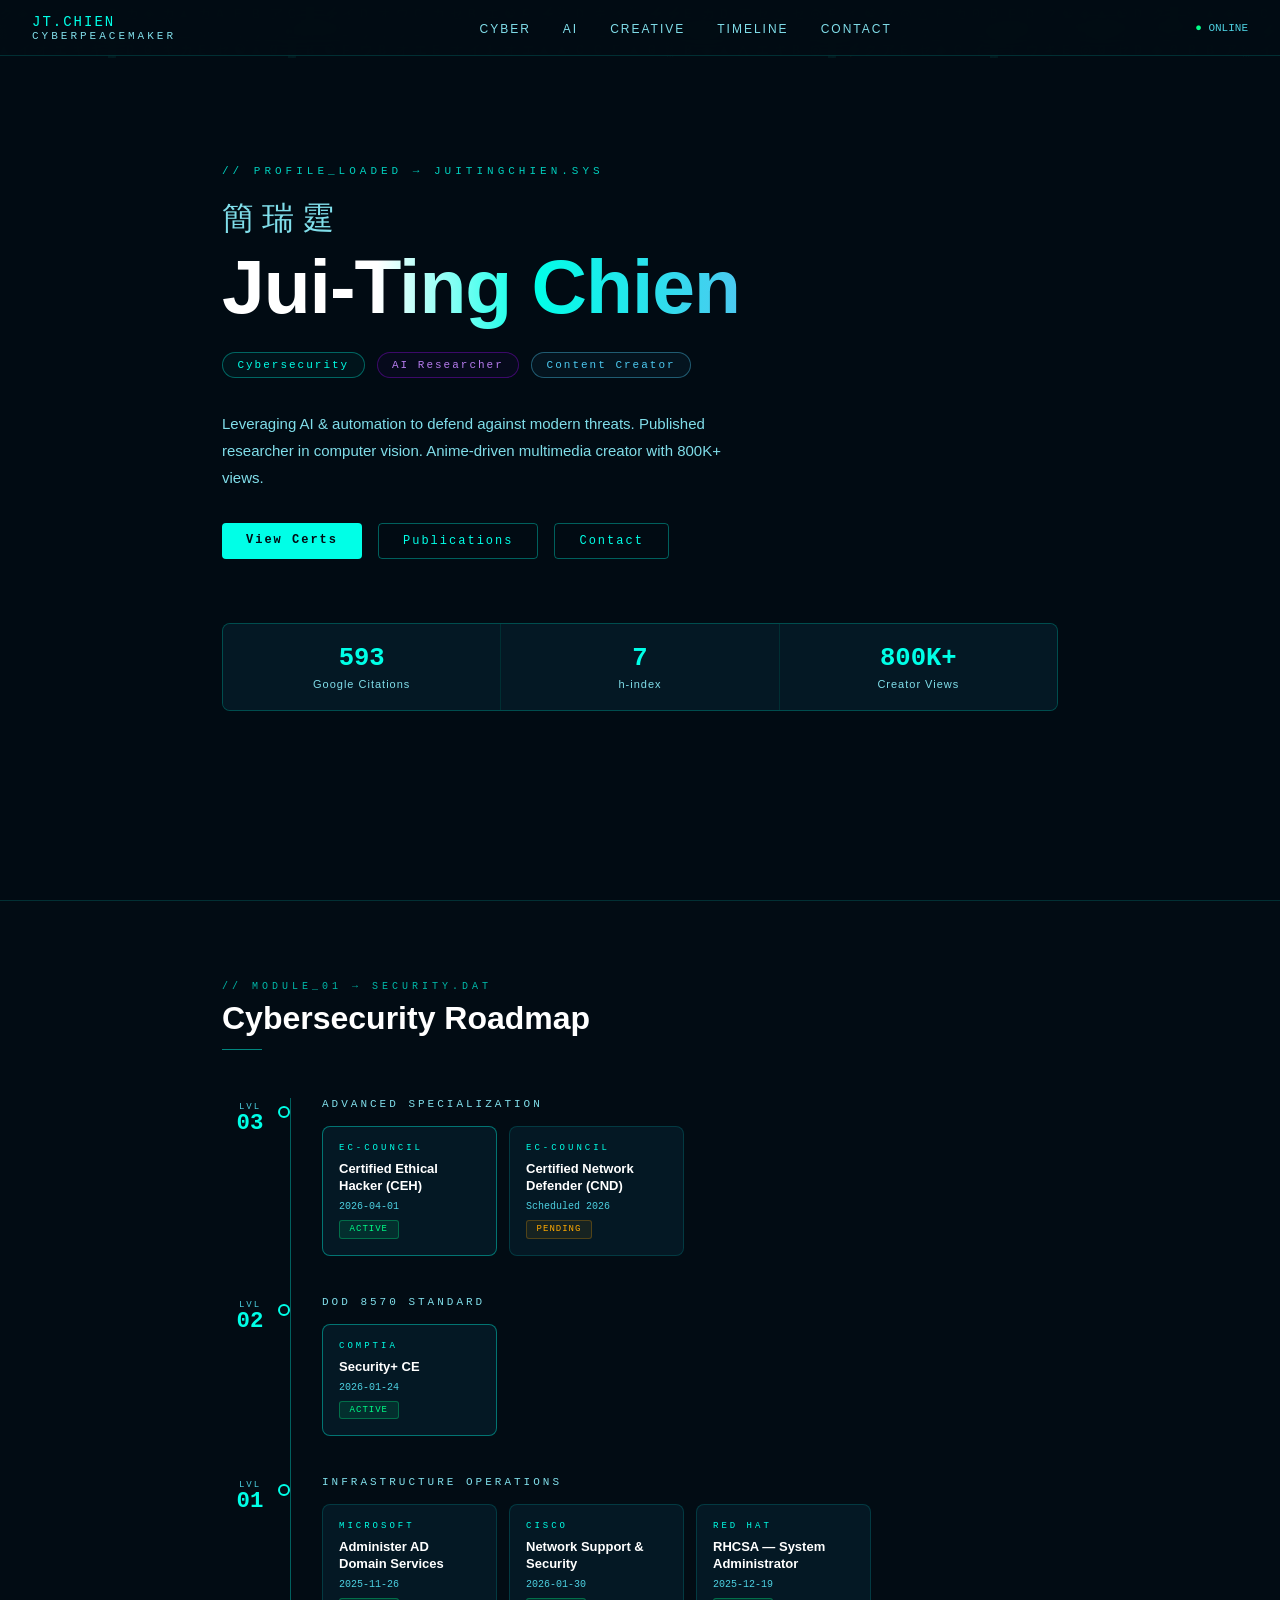
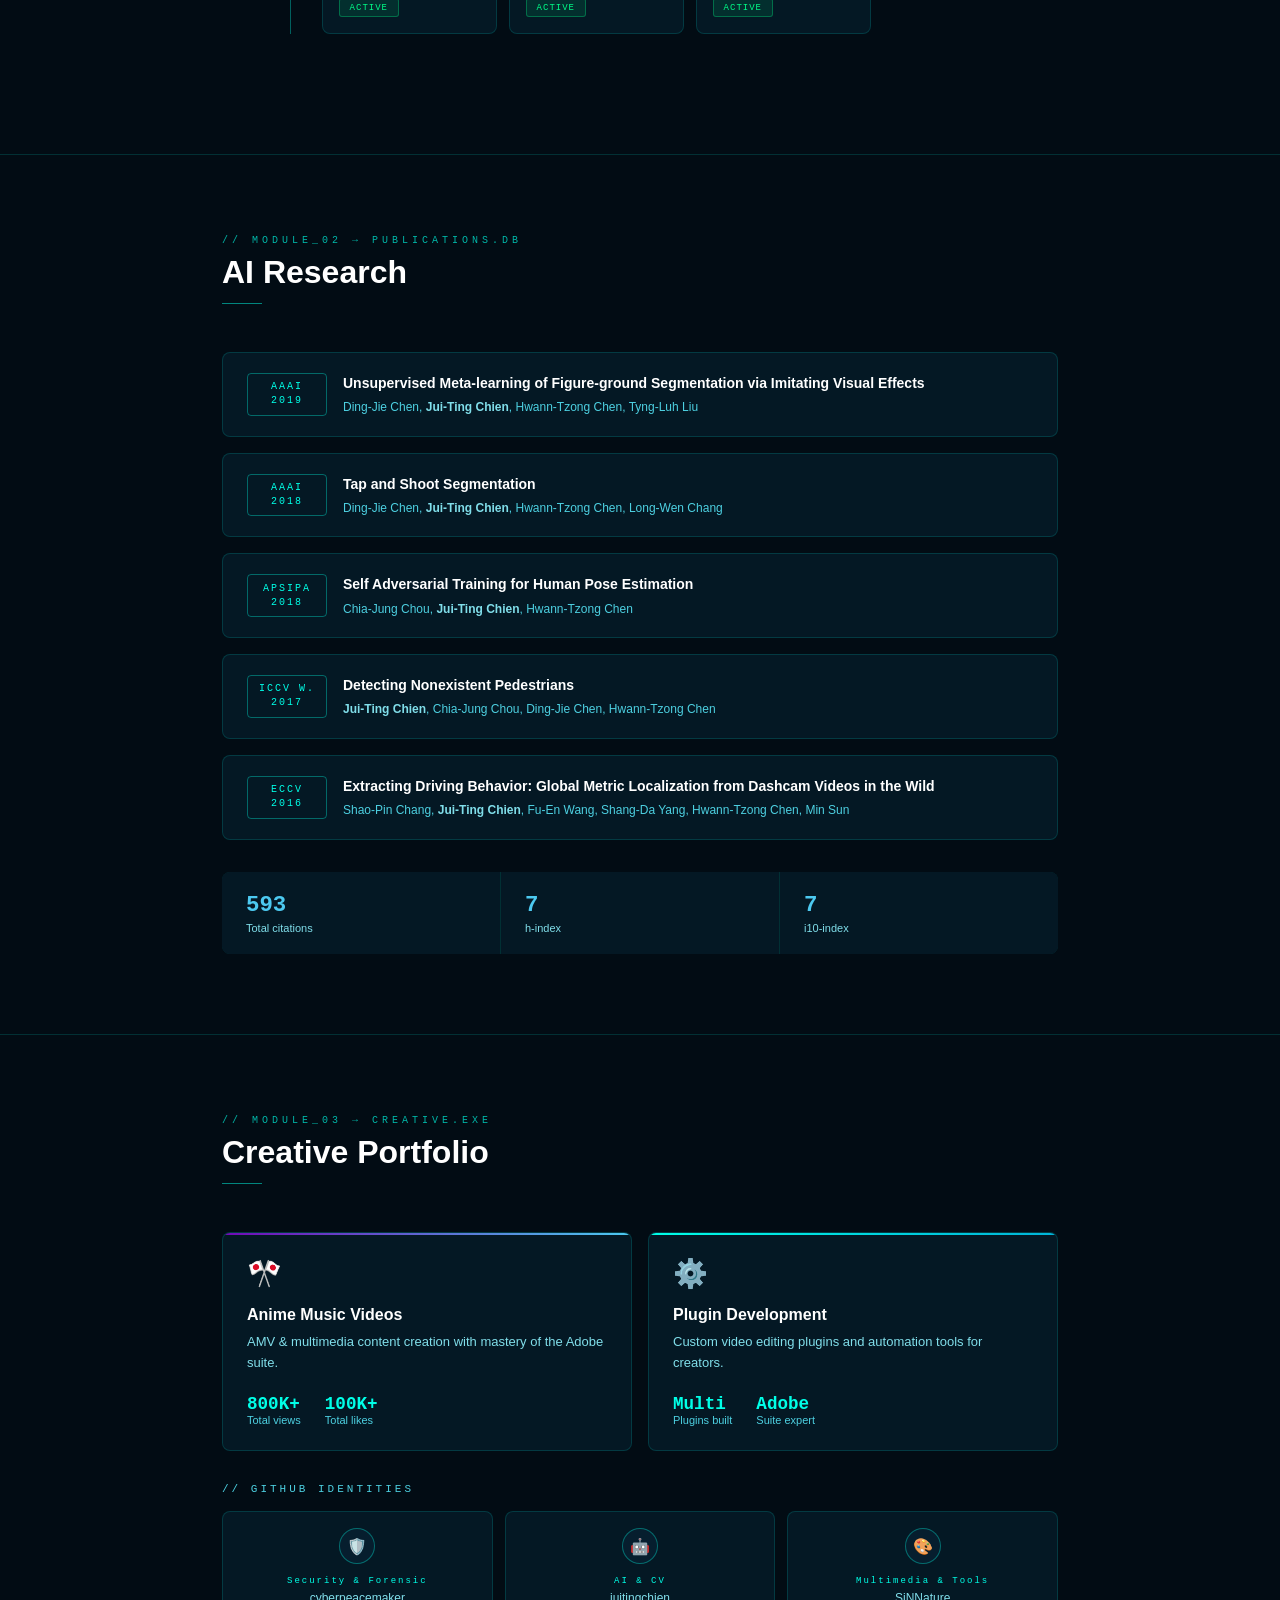
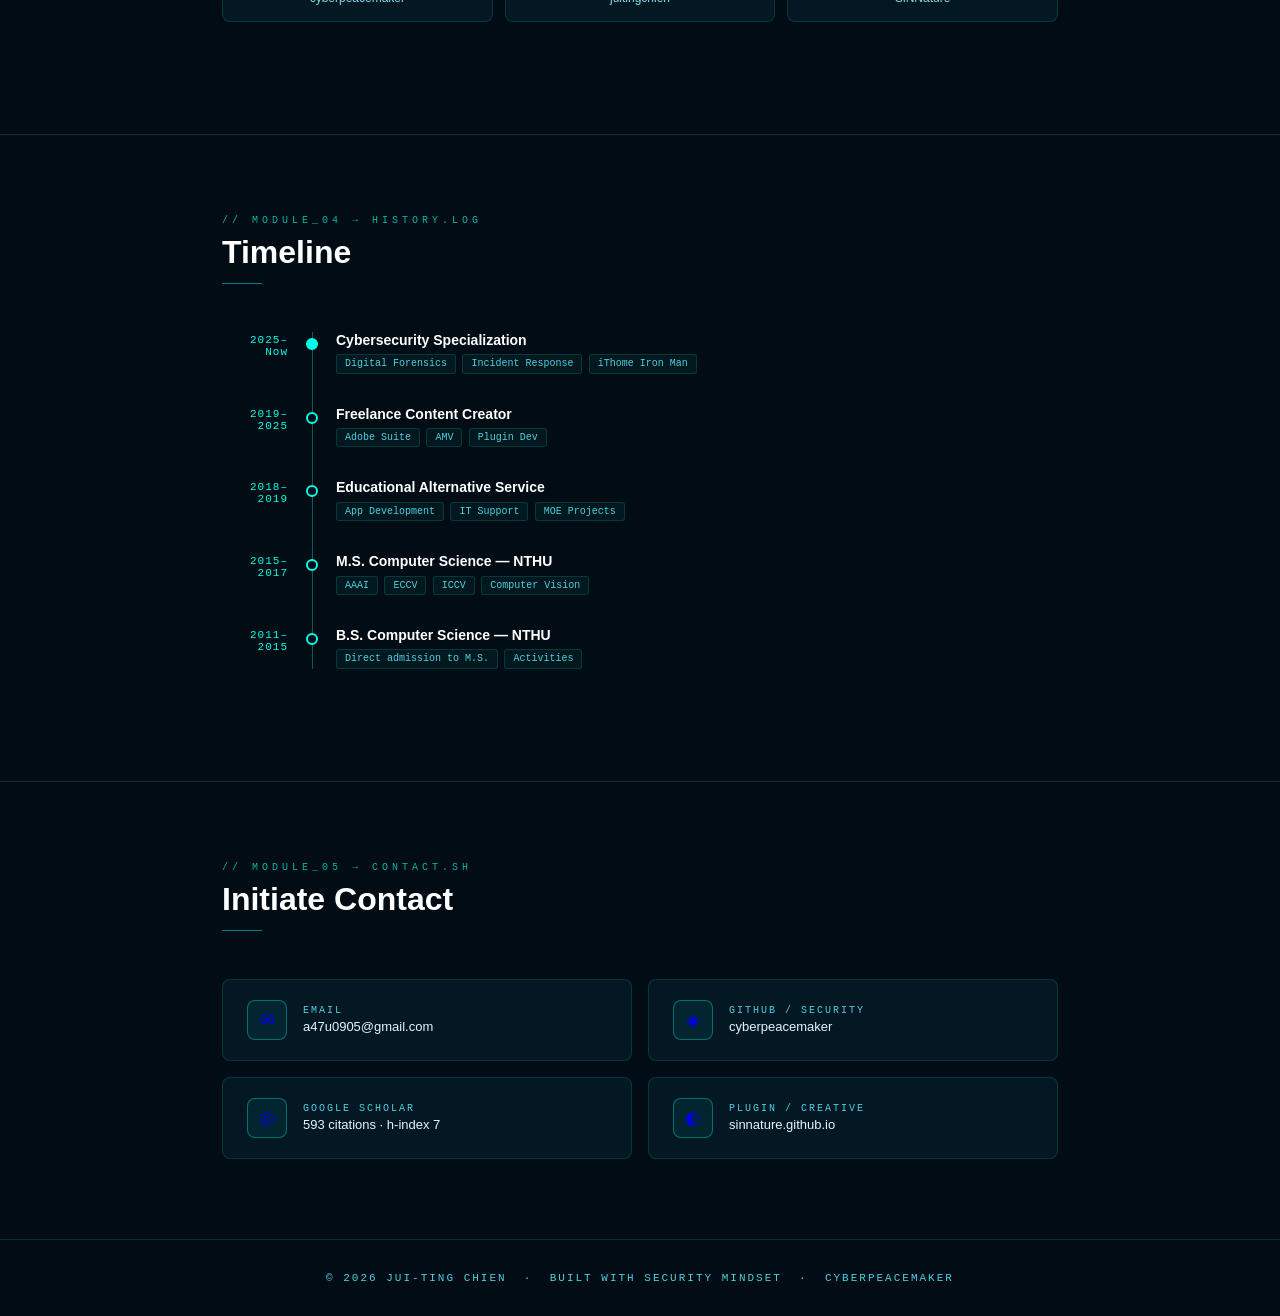
<file: personal-website/juitingchien_portfolio.html>
<!DOCTYPE html>
<html lang="en">
<head>
<meta charset="UTF-8"/>
<meta name="viewport" content="width=device-width,initial-scale=1"/>
<title>Jui-Ting Chien</title>
<style>
  *{margin:0;padding:0;box-sizing:border-box;}
  :root{
    --c:#00ffe7;--c2:#00b4d8;--c3:#7209b7;--c4:#4cc9f0;
    --bg:#020c14;--bg2:#041824;--bg3:#061e2e;
    --txt:#e0f7fa;--txt2:#80deea;--txt3:#4dd0e1;
    --border:rgba(0,255,231,0.15);--border2:rgba(0,255,231,0.35);
    --font:'Courier New',monospace;
  }
  html{scroll-behavior:smooth;}
  body{background:var(--bg);color:var(--txt);font-family:'Segoe UI',sans-serif;overflow-x:hidden;}

  /* CANVAS BG */
  #matrix-bg{position:fixed;top:0;left:0;width:100%;height:100%;z-index:0;opacity:0.07;pointer-events:none;}

  /* NAV */
  nav{position:fixed;top:0;left:0;right:0;z-index:100;background:rgba(2,12,20,0.92);backdrop-filter:blur(12px);border-bottom:0.5px solid var(--border);padding:0 2rem;display:flex;align-items:center;justify-content:space-between;height:56px;}
  .nav-logo{font-family:var(--font);font-size:14px;color:var(--c);letter-spacing:2px;}
  .nav-logo span{color:var(--txt2);font-size:11px;display:block;letter-spacing:3px;}
  .nav-links{display:flex;gap:2rem;list-style:none;}
  .nav-links a{color:var(--txt2);text-decoration:none;font-size:12px;letter-spacing:2px;text-transform:uppercase;transition:color .2s;}
  .nav-links a:hover{color:var(--c);}
  .nav-status{font-size:11px;color:var(--txt3);font-family:var(--font);}
  .nav-status::before{content:'● ';color:#00ff88;animation:blink 1.5s infinite;}

  /* SECTIONS */
  section{position:relative;z-index:1;padding:80px 0;}
  .container{max-width:900px;margin:0 auto;padding:0 2rem;}

  /* HERO */
  #hero{min-height:100vh;display:flex;align-items:center;padding-top:56px;}
  .hero-inner{width:100%;max-width:900px;margin:0 auto;padding:0 2rem;}
  .hero-tag{font-family:var(--font);font-size:11px;color:var(--c);letter-spacing:4px;margin-bottom:1.5rem;opacity:.8;}
  .hero-name{font-size:clamp(2.5rem,6vw,5rem);font-weight:700;line-height:1.1;margin-bottom:.5rem;letter-spacing:-1px;}
  .hero-name .zh{font-size:clamp(1.2rem,3vw,2rem);color:var(--txt2);font-weight:300;letter-spacing:8px;display:block;margin-bottom:.5rem;}
  .hero-name .en{
    background:linear-gradient(90deg,#fff 30%,var(--c) 60%,var(--c4) 100%);
    -webkit-background-clip:text;-webkit-text-fill-color:transparent;background-clip:text;
  }
  .hero-titles{display:flex;flex-wrap:wrap;gap:.75rem;margin:1.5rem 0 2rem;}
  .pill{font-family:var(--font);font-size:11px;letter-spacing:2px;padding:.35rem .9rem;border:0.5px solid var(--border2);color:var(--c);border-radius:20px;background:rgba(0,255,231,0.04);}
  .pill.purple{border-color:rgba(114,9,183,.5);color:#b57bee;background:rgba(114,9,183,.05);}
  .pill.blue{border-color:rgba(76,201,240,.4);color:var(--c4);background:rgba(76,201,240,.05);}
  .hero-bio{font-size:15px;color:var(--txt2);line-height:1.8;max-width:520px;margin-bottom:2rem;}
  .hero-cta{display:flex;gap:1rem;flex-wrap:wrap;}
  .btn{font-family:var(--font);font-size:12px;letter-spacing:2px;padding:.65rem 1.5rem;border-radius:4px;text-decoration:none;transition:all .2s;cursor:pointer;border:none;}
  .btn-primary{background:var(--c);color:#020c14;font-weight:700;}
  .btn-primary:hover{background:#fff;box-shadow:0 0 20px rgba(0,255,231,.4);}
  .btn-outline{background:transparent;color:var(--c);border:0.5px solid var(--border2);}
  .btn-outline:hover{background:rgba(0,255,231,.06);}
  .hero-stats{display:grid;grid-template-columns:repeat(3,1fr);gap:1px;margin-top:4rem;border:0.5px solid var(--border);border-radius:8px;overflow:hidden;background:var(--border);}
  .stat{background:var(--bg2);padding:1.25rem;text-align:center;}
  .stat-n{font-family:var(--font);font-size:1.6rem;color:var(--c);font-weight:700;}
  .stat-l{font-size:11px;color:var(--txt2);letter-spacing:1px;margin-top:.3rem;}

  /* SECTION HEADERS */
  .sec-head{margin-bottom:3rem;}
  .sec-tag{font-family:var(--font);font-size:10px;color:var(--c);letter-spacing:4px;margin-bottom:.5rem;opacity:.7;}
  .sec-title{font-size:clamp(1.5rem,3vw,2rem);font-weight:700;color:#fff;}
  .sec-line{width:40px;height:1px;background:var(--c);margin-top:.75rem;opacity:.5;}

  /* CYBER ROADMAP */
  .roadmap{position:relative;}
  .roadmap::before{content:'';position:absolute;left:68px;top:0;bottom:0;width:0.5px;background:var(--border2);}
  .roadmap-level{margin-bottom:2.5rem;position:relative;}
  .level-badge{position:absolute;left:0;top:4px;width:56px;text-align:center;}
  .level-n{font-family:var(--font);font-size:9px;color:var(--txt3);letter-spacing:2px;display:block;}
  .level-v{font-family:var(--font);font-size:1.4rem;color:var(--c);font-weight:700;line-height:1;}
  .level-dot{position:absolute;left:62px;top:8px;width:12px;height:12px;border-radius:50%;background:var(--bg);border:2px solid var(--c);transform:translateX(-50%);}
  .level-content{margin-left:100px;}
  .level-title{font-size:11px;color:var(--txt2);letter-spacing:3px;text-transform:uppercase;margin-bottom:1rem;font-family:var(--font);}
  .cert-grid{display:grid;grid-template-columns:repeat(auto-fill,minmax(170px,1fr));gap:.75rem;}
  .cert-card{background:var(--bg2);border:0.5px solid var(--border);border-radius:8px;padding:1rem;transition:all .2s;cursor:default;}
  .cert-card:hover{border-color:var(--border2);background:var(--bg3);}
  .cert-card.featured{border-color:rgba(0,255,231,.4);}
  .cert-org{font-family:var(--font);font-size:9px;color:var(--c);letter-spacing:3px;margin-bottom:.5rem;}
  .cert-name{font-size:13px;color:#fff;font-weight:600;line-height:1.3;margin-bottom:.4rem;}
  .cert-date{font-family:var(--font);font-size:10px;color:var(--txt3);}
  .cert-badge{display:inline-block;margin-top:.5rem;font-size:9px;padding:.2rem .6rem;border-radius:3px;font-family:var(--font);letter-spacing:1px;}
  .cb-active{background:rgba(0,255,136,.1);color:#00ff88;border:0.5px solid rgba(0,255,136,.3);}
  .cb-scheduled{background:rgba(255,165,0,.08);color:#ffaa00;border:0.5px solid rgba(255,165,0,.25);}

  /* PUBLICATIONS */
  .pub-list{display:flex;flex-direction:column;gap:1rem;}
  .pub-card{background:var(--bg2);border:0.5px solid var(--border);border-radius:8px;padding:1.25rem 1.5rem;display:grid;grid-template-columns:80px 1fr;gap:1rem;align-items:start;transition:border-color .2s;}
  .pub-card:hover{border-color:var(--border2);}
  .pub-venue{font-family:var(--font);font-size:10px;color:var(--c);letter-spacing:2px;padding:.4rem .6rem;border:0.5px solid var(--border2);border-radius:4px;text-align:center;line-height:1.4;}
  .pub-title{font-size:14px;color:#fff;font-weight:600;line-height:1.5;margin-bottom:.4rem;}
  .pub-authors{font-size:12px;color:var(--txt3);}
  .pub-authors strong{color:var(--txt2);}
  .scholar-bar{margin-top:2rem;background:var(--bg2);border:0.5px solid var(--border);border-radius:8px;padding:1.25rem 1.5rem;display:grid;grid-template-columns:repeat(3,1fr);gap:1px;background:var(--border);}
  .scholar-stat{background:var(--bg2);padding:1rem 1.5rem;}
  .scholar-n{font-family:var(--font);font-size:1.4rem;color:var(--c4);font-weight:700;}
  .scholar-l{font-size:11px;color:var(--txt2);margin-top:.25rem;}

  /* CREATIVE */
  .creative-grid{display:grid;grid-template-columns:1fr 1fr;gap:1rem;}
  .creative-card{background:var(--bg2);border:0.5px solid var(--border);border-radius:8px;padding:1.5rem;position:relative;overflow:hidden;}
  .creative-card::before{content:'';position:absolute;top:0;left:0;right:0;height:2px;}
  .cc-anime::before{background:linear-gradient(90deg,#7209b7,#4cc9f0);}
  .cc-tools::before{background:linear-gradient(90deg,#00ffe7,#00b4d8);}
  .creative-icon{font-size:28px;margin-bottom:1rem;}
  .creative-title{font-size:16px;font-weight:700;color:#fff;margin-bottom:.5rem;}
  .creative-sub{font-size:13px;color:var(--txt2);line-height:1.6;margin-bottom:1.25rem;}
  .creative-metrics{display:flex;gap:1.5rem;}
  .cm-n{font-family:var(--font);font-size:1.1rem;color:var(--c);font-weight:700;}
  .cm-l{font-size:11px;color:var(--txt3);}

  /* GITHUB PROFILES */
  .gh-grid{display:grid;grid-template-columns:repeat(3,1fr);gap:.75rem;margin-bottom:2rem;}
  .gh-card{background:var(--bg2);border:0.5px solid var(--border);border-radius:8px;padding:1rem;text-align:center;text-decoration:none;transition:all .2s;}
  .gh-card:hover{border-color:var(--border2);}
  .gh-icon{width:36px;height:36px;border-radius:50%;background:var(--bg3);border:0.5px solid var(--border2);display:flex;align-items:center;justify-content:center;margin:0 auto .75rem;font-size:16px;}
  .gh-label{font-family:var(--font);font-size:9px;color:var(--c);letter-spacing:2px;display:block;}
  .gh-name{font-size:12px;color:var(--txt2);margin-top:.3rem;}

  /* TIMELINE */
  .timeline{position:relative;}
  .timeline::before{content:'';position:absolute;left:90px;top:0;bottom:0;width:0.5px;background:var(--border2);}
  .tl-item{display:grid;grid-template-columns:90px 1fr;gap:0;margin-bottom:2rem;position:relative;}
  .tl-year{font-family:var(--font);font-size:11px;color:var(--c);letter-spacing:1px;padding-right:1.5rem;text-align:right;padding-top:2px;}
  .tl-dot{position:absolute;left:84px;top:6px;width:12px;height:12px;border-radius:50%;background:var(--bg);border:2px solid var(--c);z-index:1;}
  .tl-dot.active{background:var(--c);}
  .tl-body{padding-left:1.5rem;}
  .tl-title{font-size:14px;font-weight:600;color:#fff;margin-bottom:.4rem;}
  .tl-tags{display:flex;flex-wrap:wrap;gap:.4rem;}
  .tl-tag{font-size:10px;font-family:var(--font);color:var(--txt3);background:rgba(0,255,231,.05);border:0.5px solid var(--border);padding:.2rem .5rem;border-radius:3px;}

  /* CONTACT */
  .contact-grid{display:grid;grid-template-columns:1fr 1fr;gap:1rem;}
  .contact-card{background:var(--bg2);border:0.5px solid var(--border);border-radius:8px;padding:1.25rem 1.5rem;display:flex;align-items:center;gap:1rem;text-decoration:none;transition:all .2s;}
  .contact-card:hover{border-color:var(--border2);background:var(--bg3);}
  .contact-icon{width:40px;height:40px;border-radius:8px;background:rgba(0,255,231,.06);border:0.5px solid var(--border2);display:flex;align-items:center;justify-content:center;font-size:18px;flex-shrink:0;}
  .contact-label{font-family:var(--font);font-size:10px;color:var(--txt3);letter-spacing:2px;display:block;}
  .contact-val{font-size:13px;color:var(--txt);margin-top:.2rem;}

  /* FOOTER */
  footer{position:relative;z-index:1;border-top:0.5px solid var(--border);padding:2rem;text-align:center;}
  .footer-text{font-family:var(--font);font-size:11px;color:var(--txt3);letter-spacing:2px;}

  /* DIVIDER */
  .divider{border:none;border-top:0.5px solid var(--border);margin:0;}

  @keyframes blink{0%,100%{opacity:1}50%{opacity:0}}
  @keyframes glitch{0%,100%{clip-path:inset(0 0 98% 0)}20%{clip-path:inset(33% 0 33% 0)}40%{clip-path:inset(50% 0 30% 0)}60%{clip-path:inset(10% 0 80% 0)}80%{clip-path:inset(80% 0 5% 0)}}

  @media(max-width:640px){
    .creative-grid,.contact-grid{grid-template-columns:1fr;}
    .gh-grid{grid-template-columns:1fr 1fr;}
    .hero-stats{grid-template-columns:1fr;}
    .pub-card{grid-template-columns:1fr;}
    .scholar-bar{grid-template-columns:1fr;}
    nav .nav-links{display:none;}
  }
</style>
</head>
<body>

<canvas id="matrix-bg"></canvas>

<!-- NAV -->
<nav>
  <div class="nav-logo">
    JT.CHIEN
    <span>CYBERPEACEMAKER</span>
  </div>
  <ul class="nav-links">
    <li><a href="#cyber">Cyber</a></li>
    <li><a href="#ai">AI</a></li>
    <li><a href="#creative">Creative</a></li>
    <li><a href="#timeline">Timeline</a></li>
    <li><a href="#contact">Contact</a></li>
  </ul>
  <span class="nav-status">ONLINE</span>
</nav>

<!-- HERO -->
<section id="hero">
  <div class="hero-inner">
    <p class="hero-tag">// PROFILE_LOADED → JUITINGCHIEN.SYS</p>
    <h1 class="hero-name">
      <span class="zh">簡瑞霆</span>
      <span class="en">Jui-Ting Chien</span>
    </h1>
    <div class="hero-titles">
      <span class="pill">Cybersecurity</span>
      <span class="pill purple">AI Researcher</span>
      <span class="pill blue">Content Creator</span>
    </div>
    <p class="hero-bio">Leveraging AI &amp; automation to defend against modern threats. Published researcher in computer vision. Anime-driven multimedia creator with 800K+ views.</p>
    <div class="hero-cta">
      <a href="#cyber" class="btn btn-primary">View Certs</a>
      <a href="#ai" class="btn btn-outline">Publications</a>
      <a href="mailto:a47u0905@gmail.com" class="btn btn-outline">Contact</a>
    </div>
    <div class="hero-stats">
      <div class="stat"><div class="stat-n">593</div><div class="stat-l">Google Citations</div></div>
      <div class="stat"><div class="stat-n">7</div><div class="stat-l">h-index</div></div>
      <div class="stat"><div class="stat-n">800K+</div><div class="stat-l">Creator Views</div></div>
    </div>
  </div>
</section>

<hr class="divider"/>

<!-- CYBERSECURITY -->
<section id="cyber">
  <div class="container">
    <div class="sec-head">
      <p class="sec-tag">// MODULE_01 → SECURITY.DAT</p>
      <h2 class="sec-title">Cybersecurity Roadmap</h2>
      <div class="sec-line"></div>
    </div>
    <div class="roadmap">
      <!-- Level 3 -->
      <div class="roadmap-level">
        <div class="level-badge"><span class="level-n">LVL</span><span class="level-v">03</span></div>
        <div class="level-dot"></div>
        <div class="level-content">
          <div class="level-title">Advanced Specialization</div>
          <div class="cert-grid">
            <div class="cert-card featured">
              <div class="cert-org">EC-COUNCIL</div>
              <div class="cert-name">Certified Ethical Hacker (CEH)</div>
              <div class="cert-date">2026-04-01</div>
              <span class="cert-badge cb-active">ACTIVE</span>
            </div>
            <div class="cert-card">
              <div class="cert-org">EC-COUNCIL</div>
              <div class="cert-name">Certified Network Defender (CND)</div>
              <div class="cert-date">Scheduled 2026</div>
              <span class="cert-badge cb-scheduled">PENDING</span>
            </div>
          </div>
        </div>
      </div>
      <!-- Level 2 -->
      <div class="roadmap-level">
        <div class="level-badge"><span class="level-n">LVL</span><span class="level-v">02</span></div>
        <div class="level-dot"></div>
        <div class="level-content">
          <div class="level-title">DoD 8570 Standard</div>
          <div class="cert-grid">
            <div class="cert-card featured">
              <div class="cert-org">COMPTIA</div>
              <div class="cert-name">Security+ CE</div>
              <div class="cert-date">2026-01-24</div>
              <span class="cert-badge cb-active">ACTIVE</span>
            </div>
          </div>
        </div>
      </div>
      <!-- Level 1 -->
      <div class="roadmap-level">
        <div class="level-badge"><span class="level-n">LVL</span><span class="level-v">01</span></div>
        <div class="level-dot"></div>
        <div class="level-content">
          <div class="level-title">Infrastructure Operations</div>
          <div class="cert-grid">
            <div class="cert-card">
              <div class="cert-org">MICROSOFT</div>
              <div class="cert-name">Administer AD Domain Services</div>
              <div class="cert-date">2025-11-26</div>
              <span class="cert-badge cb-active">ACTIVE</span>
            </div>
            <div class="cert-card">
              <div class="cert-org">CISCO</div>
              <div class="cert-name">Network Support &amp; Security</div>
              <div class="cert-date">2026-01-30</div>
              <span class="cert-badge cb-active">ACTIVE</span>
            </div>
            <div class="cert-card">
              <div class="cert-org">RED HAT</div>
              <div class="cert-name">RHCSA — System Administrator</div>
              <div class="cert-date">2025-12-19</div>
              <span class="cert-badge cb-active">ACTIVE</span>
            </div>
          </div>
        </div>
      </div>
    </div>
  </div>
</section>

<hr class="divider"/>

<!-- AI PUBLICATIONS -->
<section id="ai">
  <div class="container">
    <div class="sec-head">
      <p class="sec-tag">// MODULE_02 → PUBLICATIONS.DB</p>
      <h2 class="sec-title">AI Research</h2>
      <div class="sec-line"></div>
    </div>
    <div class="pub-list">
      <div class="pub-card">
        <div class="pub-venue">AAAI<br/>2019</div>
        <div>
          <div class="pub-title">Unsupervised Meta-learning of Figure-ground Segmentation via Imitating Visual Effects</div>
          <div class="pub-authors">Ding-Jie Chen, <strong>Jui-Ting Chien</strong>, Hwann-Tzong Chen, Tyng-Luh Liu</div>
        </div>
      </div>
      <div class="pub-card">
        <div class="pub-venue">AAAI<br/>2018</div>
        <div>
          <div class="pub-title">Tap and Shoot Segmentation</div>
          <div class="pub-authors">Ding-Jie Chen, <strong>Jui-Ting Chien</strong>, Hwann-Tzong Chen, Long-Wen Chang</div>
        </div>
      </div>
      <div class="pub-card">
        <div class="pub-venue">APSIPA<br/>2018</div>
        <div>
          <div class="pub-title">Self Adversarial Training for Human Pose Estimation</div>
          <div class="pub-authors">Chia-Jung Chou, <strong>Jui-Ting Chien</strong>, Hwann-Tzong Chen</div>
        </div>
      </div>
      <div class="pub-card">
        <div class="pub-venue">ICCV W.<br/>2017</div>
        <div>
          <div class="pub-title">Detecting Nonexistent Pedestrians</div>
          <div class="pub-authors"><strong>Jui-Ting Chien</strong>, Chia-Jung Chou, Ding-Jie Chen, Hwann-Tzong Chen</div>
        </div>
      </div>
      <div class="pub-card">
        <div class="pub-venue">ECCV<br/>2016</div>
        <div>
          <div class="pub-title">Extracting Driving Behavior: Global Metric Localization from Dashcam Videos in the Wild</div>
          <div class="pub-authors">Shao-Pin Chang, <strong>Jui-Ting Chien</strong>, Fu-En Wang, Shang-Da Yang, Hwann-Tzong Chen, Min Sun</div>
        </div>
      </div>
    </div>
    <div style="display:grid;grid-template-columns:repeat(3,1fr);gap:1px;background:var(--border);border-radius:8px;overflow:hidden;margin-top:2rem;">
      <div style="background:var(--bg2);padding:1.25rem 1.5rem;">
        <div style="font-family:'Courier New',monospace;font-size:1.4rem;color:#4cc9f0;font-weight:700;">593</div>
        <div style="font-size:11px;color:#80deea;margin-top:.3rem;">Total citations</div>
      </div>
      <div style="background:var(--bg2);padding:1.25rem 1.5rem;">
        <div style="font-family:'Courier New',monospace;font-size:1.4rem;color:#4cc9f0;font-weight:700;">7</div>
        <div style="font-size:11px;color:#80deea;margin-top:.3rem;">h-index</div>
      </div>
      <div style="background:var(--bg2);padding:1.25rem 1.5rem;">
        <div style="font-family:'Courier New',monospace;font-size:1.4rem;color:#4cc9f0;font-weight:700;">7</div>
        <div style="font-size:11px;color:#80deea;margin-top:.3rem;">i10-index</div>
      </div>
    </div>
  </div>
</section>

<hr class="divider"/>

<!-- CREATIVE -->
<section id="creative">
  <div class="container">
    <div class="sec-head">
      <p class="sec-tag">// MODULE_03 → CREATIVE.EXE</p>
      <h2 class="sec-title">Creative Portfolio</h2>
      <div class="sec-line"></div>
    </div>
    <div class="creative-grid">
      <div class="creative-card cc-anime">
        <div class="creative-icon">🎌</div>
        <div class="creative-title">Anime Music Videos</div>
        <div class="creative-sub">AMV &amp; multimedia content creation with mastery of the Adobe suite.</div>
        <div class="creative-metrics">
          <div><div class="cm-n">800K+</div><div class="cm-l">Total views</div></div>
          <div><div class="cm-n">100K+</div><div class="cm-l">Total likes</div></div>
        </div>
      </div>
      <div class="creative-card cc-tools">
        <div class="creative-icon">⚙️</div>
        <div class="creative-title">Plugin Development</div>
        <div class="creative-sub">Custom video editing plugins and automation tools for creators.</div>
        <div class="creative-metrics">
          <div><div class="cm-n">Multi</div><div class="cm-l">Plugins built</div></div>
          <div><div class="cm-n">Adobe</div><div class="cm-l">Suite expert</div></div>
        </div>
      </div>
    </div>

    <div style="margin-top:2rem;">
      <p style="font-size:11px;color:var(--txt3);font-family:'Courier New',monospace;letter-spacing:3px;margin-bottom:1rem;">// GITHUB IDENTITIES</p>
      <div class="gh-grid">
        <a class="gh-card" href="https://github.com/cyberpeacemaker" target="_blank">
          <div class="gh-icon">🛡️</div>
          <span class="gh-label">Security &amp; Forensic</span>
          <div class="gh-name">cyberpeacemaker</div>
        </a>
        <a class="gh-card" href="https://ydnaandy123.github.io/" target="_blank">
          <div class="gh-icon">🤖</div>
          <span class="gh-label">AI &amp; CV</span>
          <div class="gh-name">juitingchien</div>
        </a>
        <a class="gh-card" href="https://github.com/SiNNature" target="_blank">
          <div class="gh-icon">🎨</div>
          <span class="gh-label">Multimedia &amp; Tools</span>
          <div class="gh-name">SiNNature</div>
        </a>
      </div>
    </div>
  </div>
</section>

<hr class="divider"/>

<!-- TIMELINE -->
<section id="timeline">
  <div class="container">
    <div class="sec-head">
      <p class="sec-tag">// MODULE_04 → HISTORY.LOG</p>
      <h2 class="sec-title">Timeline</h2>
      <div class="sec-line"></div>
    </div>
    <div class="timeline">
      <div class="tl-item">
        <div class="tl-year">2025–<br/>Now</div>
        <div class="tl-dot active"></div>
        <div class="tl-body">
          <div class="tl-title">Cybersecurity Specialization</div>
          <div class="tl-tags"><span class="tl-tag">Digital Forensics</span><span class="tl-tag">Incident Response</span><span class="tl-tag">iThome Iron Man</span></div>
        </div>
      </div>
      <div class="tl-item">
        <div class="tl-year">2019–<br/>2025</div>
        <div class="tl-dot"></div>
        <div class="tl-body">
          <div class="tl-title">Freelance Content Creator</div>
          <div class="tl-tags"><span class="tl-tag">Adobe Suite</span><span class="tl-tag">AMV</span><span class="tl-tag">Plugin Dev</span></div>
        </div>
      </div>
      <div class="tl-item">
        <div class="tl-year">2018–<br/>2019</div>
        <div class="tl-dot"></div>
        <div class="tl-body">
          <div class="tl-title">Educational Alternative Service</div>
          <div class="tl-tags"><span class="tl-tag">App Development</span><span class="tl-tag">IT Support</span><span class="tl-tag">MOE Projects</span></div>
        </div>
      </div>
      <div class="tl-item">
        <div class="tl-year">2015–<br/>2017</div>
        <div class="tl-dot"></div>
        <div class="tl-body">
          <div class="tl-title">M.S. Computer Science — NTHU</div>
          <div class="tl-tags"><span class="tl-tag">AAAI</span><span class="tl-tag">ECCV</span><span class="tl-tag">ICCV</span><span class="tl-tag">Computer Vision</span></div>
        </div>
      </div>
      <div class="tl-item">
        <div class="tl-year">2011–<br/>2015</div>
        <div class="tl-dot"></div>
        <div class="tl-body">
          <div class="tl-title">B.S. Computer Science — NTHU</div>
          <div class="tl-tags"><span class="tl-tag">Direct admission to M.S.</span><span class="tl-tag">Activities</span></div>
        </div>
      </div>
    </div>
  </div>
</section>

<hr class="divider"/>

<!-- CONTACT -->
<section id="contact">
  <div class="container">
    <div class="sec-head">
      <p class="sec-tag">// MODULE_05 → CONTACT.SH</p>
      <h2 class="sec-title">Initiate Contact</h2>
      <div class="sec-line"></div>
    </div>
    <div class="contact-grid">
      <a class="contact-card" href="mailto:a47u0905@gmail.com">
        <div class="contact-icon">✉</div>
        <div>
          <span class="contact-label">EMAIL</span>
          <div class="contact-val">a47u0905@gmail.com</div>
        </div>
      </a>
      <a class="contact-card" href="https://github.com/cyberpeacemaker" target="_blank">
        <div class="contact-icon">◈</div>
        <div>
          <span class="contact-label">GITHUB / SECURITY</span>
          <div class="contact-val">cyberpeacemaker</div>
        </div>
      </a>
      <a class="contact-card" href="https://scholar.google.com/citations?user=-DiAhGEAAAAJ&hl=zh-TW" target="_blank">
        <div class="contact-icon">◎</div>
        <div>
          <span class="contact-label">GOOGLE SCHOLAR</span>
          <div class="contact-val">593 citations · h-index 7</div>
        </div>
      </a>
      <a class="contact-card" href="https://sinnature.github.io/" target="_blank">
        <div class="contact-icon">◐</div>
        <div>
          <span class="contact-label">PLUGIN / CREATIVE</span>
          <div class="contact-val">sinnature.github.io</div>
        </div>
      </a>
    </div>
  </div>
</section>

<footer>
  <p class="footer-text">© 2026 JUI-TING CHIEN &nbsp;·&nbsp; BUILT WITH SECURITY MINDSET &nbsp;·&nbsp; CYBERPEACEMAKER</p>
</footer>

<script>
const canvas = document.getElementById('matrix-bg');
const ctx = canvas.getContext('2d');
let cols, drops;
function resize(){
  canvas.width = window.innerWidth;
  canvas.height = window.innerHeight;
  cols = Math.floor(canvas.width / 18);
  drops = Array(cols).fill(1);
}
resize();
window.addEventListener('resize', resize);
const chars = '01アイウエオカキクセキ☯⚡◈◎▲△░▓ABCDEF'.split('');
function draw(){
  ctx.fillStyle = 'rgba(2,12,20,0.05)';
  ctx.fillRect(0,0,canvas.width,canvas.height);
  ctx.fillStyle = '#00ffe7';
  ctx.font = '13px Courier New';
  drops.forEach((y,i)=>{
    const ch = chars[Math.floor(Math.random()*chars.length)];
    ctx.fillText(ch, i*18, y*18);
    if(y*18 > canvas.height && Math.random() > 0.975) drops[i] = 0;
    drops[i]++;
  });
}
setInterval(draw, 55);
</script>
</body>
</html>
</file>
